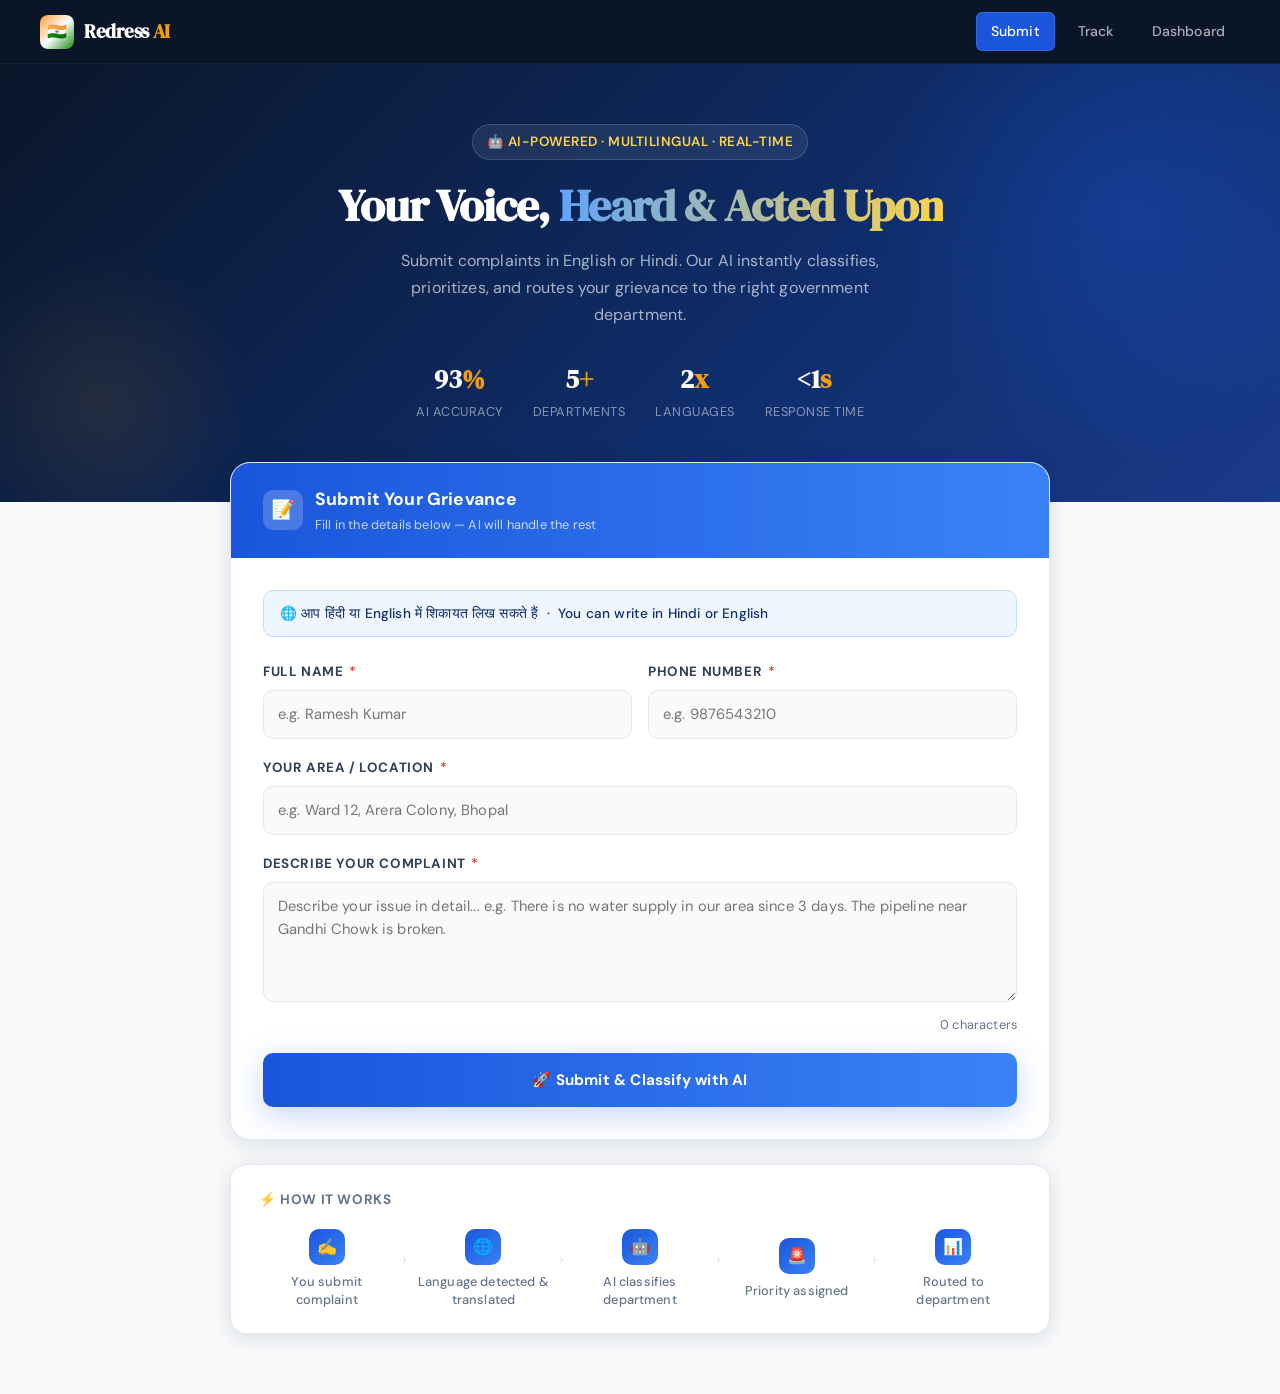
<file: templates/index.html>
<!DOCTYPE html>
<html lang="en">
<head>
    <meta charset="UTF-8">
    <meta name="viewport" content="width=device-width, initial-scale=1.0">
    <title>Redress AI — Citizen Grievance Portal</title>
    <link href="https://fonts.googleapis.com/css2?family=DM+Sans:wght@300;400;500;600;700&family=DM+Serif+Display&display=swap" rel="stylesheet">
    <style>
        :root {
            --blue-dark: #0a1628;
            --blue-mid: #0f2d6b;
            --blue-primary: #1a56db;
            --blue-light: #3b82f6;
            --blue-glow: #60a5fa;
            --accent: #f59e0b;
            --accent-light: #fcd34d;
            --white: #ffffff;
            --gray-50: #f8fafc;
            --gray-100: #f1f5f9;
            --gray-200: #e2e8f0;
            --gray-500: #64748b;
            --gray-700: #334155;
            --success: #10b981;
            --danger: #ef4444;
            --shadow-blue: 0 8px 32px rgba(26, 86, 219, 0.25);
            --shadow-card: 0 4px 24px rgba(10, 22, 40, 0.12);
        }

        * { margin: 0; padding: 0; box-sizing: border-box; }

        body {
            font-family: 'DM Sans', sans-serif;
            line-height: 1.6;
            letter-spacing: 0.01em;
            background: var(--gray-50);
            min-height: 100vh;
            overflow-x: hidden;
        }

        /* ---- NAVBAR ---- */
        .navbar {
            background: var(--blue-dark);
            padding: 0 40px;
            height: 64px;
            display: flex;
            align-items: center;
            justify-content: space-between;
            position: sticky;
            top: 0;
            z-index: 100;
            border-bottom: 1px solid rgba(255,255,255,0.06);
        }

        .nav-brand {
            display: flex;
            align-items: center;
            gap: 10px;
            text-decoration: none;
        }

        .nav-logo {
            width: 34px;
            height: 34px;
            background: linear-gradient(135deg, #FF9933 0%, #ffffff 50%, #138808 100%);
            border-radius: 8px;
            display: flex;
            align-items: center;
            justify-content: center;
            font-size: 1rem;
        }

        .nav-brand-text {
            font-family: 'DM Serif Display', serif;
            font-size: 1.2rem;
            color: var(--white);
            font-weight: 800;
            letter-spacing: -0.3px;
        }

        .nav-brand-text span { color: var(--accent); }

        .nav-links {
            display: flex;
            gap: 8px;
        }

        .nav-link {
            color: rgba(255,255,255,0.65);
            text-decoration: none;
            font-size: 0.88rem;
            font-weight: 500;
            padding: 7px 14px;
            border-radius: 6px;
            transition: all 0.2s;
            border: 1px solid transparent;
        }

        .nav-link:hover {
            color: white;
            background: rgba(255,255,255,0.08);
        }

        .nav-link.active {
            color: white;
            background: var(--blue-primary);
            border-color: rgba(255,255,255,0.1);
        }

        /* ---- HERO ---- */
        .hero {
            background: linear-gradient(135deg, var(--blue-dark) 0%, var(--blue-mid) 60%, #1a3a8a 100%);
            padding: 60px 40px 80px;
            position: relative;
            overflow: hidden;
        }

        .hero::before {
            content: '';
            position: absolute;
            top: -100px;
            right: -100px;
            width: 500px;
            height: 500px;
            background: radial-gradient(circle, rgba(26,86,219,0.3) 0%, transparent 70%);
            pointer-events: none;
        }

        .hero::after {
            content: '';
            position: absolute;
            bottom: -50px;
            left: -50px;
            width: 300px;
            height: 300px;
            background: radial-gradient(circle, rgba(245,158,11,0.1) 0%, transparent 70%);
            pointer-events: none;
        }

        .hero-inner {
            max-width: 720px;
            margin: 0 auto;
            text-align: center;
            position: relative;
            z-index: 1;
        }

        .hero-badge {
            display: inline-flex;
            align-items: center;
            gap: 6px;
            background: rgba(255,255,255,0.08);
            border: 1px solid rgba(255,255,255,0.15);
            color: var(--accent-light);
            font-size: 0.84rem;
            font-weight: 600;
            padding: 6px 14px;
            border-radius: 20px;
            margin-bottom: 20px;
            letter-spacing: 0.5px;
            text-transform: uppercase;
        }

        .hero h1 {
            font-family: 'DM Serif Display', serif;
            font-size: 2.8rem;
            font-weight: 800;
            color: var(--white);
            line-height: 1.15;
            margin-bottom: 16px;
            letter-spacing: -1px;
        }

        .hero h1 span {
            background: linear-gradient(90deg, var(--blue-glow), var(--accent-light));
            -webkit-background-clip: text;
            -webkit-text-fill-color: transparent;
            background-clip: text;
        }

        .hero p {
            color: rgba(255,255,255,0.65);
            font-size: 1rem;
            line-height: 1.7;
            max-width: 520px;
            margin: 0 auto 30px;
        }

        .hero-stats {
            display: flex;
            justify-content: center;
            gap: 30px;
            flex-wrap: wrap;
        }

        .hero-stat {
            text-align: center;
        }

        .hero-stat .num {
            font-family: 'DM Serif Display', serif;
            font-size: 1.6rem;
            font-weight: 800;
            color: var(--white);
        }

        .hero-stat .num span { color: var(--accent); }

        .hero-stat .lbl {
            font-size: 0.80rem;
            color: rgba(255,255,255,0.5);
            text-transform: uppercase;
            letter-spacing: 0.5px;
            margin-top: 2px;
        }

        /* ---- MAIN LAYOUT ---- */
        .main {
            max-width: 860px;
            margin: -40px auto 60px;
            padding: 0 20px;
            position: relative;
            z-index: 2;
        }

        /* ---- FORM CARD ---- */
        .form-card {
            background: var(--white);
            border-radius: 20px;
            box-shadow: var(--shadow-card);
            overflow: hidden;
            border: 1px solid var(--gray-200);
        }

        .form-card-header {
            background: linear-gradient(90deg, var(--blue-primary), var(--blue-light));
            padding: 22px 32px;
            display: flex;
            align-items: center;
            gap: 12px;
        }

        .form-card-header .icon {
            width: 40px;
            height: 40px;
            background: rgba(255,255,255,0.2);
            border-radius: 10px;
            display: flex;
            align-items: center;
            justify-content: center;
            font-size: 1.2rem;
        }

        .form-card-header h2 {
            color: white;
            font-size: 1.1rem;
            font-weight: 700;
        }

        .form-card-header p {
            color: rgba(255,255,255,0.75);
            font-size: 0.8rem;
            margin-top: 2px;
        }

        .form-body { padding: 32px; }

        /* LANGUAGE NOTE */
        .lang-note {
            display: flex;
            align-items: center;
            gap: 10px;
            background: #eff6ff;
            border: 1px solid #bfdbfe;
            border-radius: 10px;
            padding: 12px 16px;
            margin-bottom: 24px;
            font-size: 0.85rem;
            color: var(--blue-mid);
            font-weight: 500;
        }

        /* FORM FIELDS */
        .form-row {
            display: grid;
            grid-template-columns: 1fr 1fr;
            gap: 16px;
        }

        .form-group { margin-bottom: 18px; }

        .form-group label {
            display: block;
            font-size: 0.84rem;
            font-weight: 700;
            color: var(--gray-700);
            margin-bottom: 7px;
            text-transform: uppercase;
            letter-spacing: 0.6px;
        }

        .form-group label span {
            color: var(--danger);
            margin-left: 2px;
        }

        .form-group input,
        .form-group textarea {
            width: 100%;
            padding: 12px 14px;
            border: 1.5px solid var(--gray-200);
            border-radius: 10px;
            font-size: 0.92rem;
            font-family: 'DM Sans', sans-serif;
            line-height: 1.6;
            letter-spacing: 0.01em;
            color: var(--gray-700);
            background: var(--gray-50);
            transition: all 0.2s;
            outline: none;
        }

        .form-group input:focus,
        .form-group textarea:focus {
            border-color: var(--blue-primary);
            background: white;
            box-shadow: 0 0 0 3px rgba(26,86,219,0.08);
        }

        .form-group textarea {
            height: 120px;
            resize: vertical;
            line-height: 1.6;
        }

        /* CHAR COUNTER */
        .char-count {
            font-size: 0.80rem;
            color: var(--gray-500);
            text-align: right;
            margin-top: 5px;
        }

        /* SUBMIT BUTTON */
        .btn-submit {
            width: 100%;
            padding: 15px;
            background: linear-gradient(90deg, var(--blue-primary), var(--blue-light));
            color: white;
            border: none;
            border-radius: 10px;
            font-size: 0.95rem;
            font-weight: 700;
            cursor: pointer;
            font-family: 'DM Sans', sans-serif;
            line-height: 1.6;
            letter-spacing: 0.01em;
            transition: all 0.25s;
            display: flex;
            align-items: center;
            justify-content: center;
            gap: 8px;
            letter-spacing: 0.2px;
            box-shadow: var(--shadow-blue);
        }

        .btn-submit:hover {
            transform: translateY(-2px);
            box-shadow: 0 12px 32px rgba(26,86,219,0.35);
        }

        .btn-submit:disabled {
            opacity: 0.7;
            cursor: not-allowed;
            transform: none;
        }

        /* LOADING */
        .loading {
            display: none;
            align-items: center;
            justify-content: center;
            gap: 10px;
            padding: 14px;
            color: var(--blue-primary);
            font-weight: 600;
            font-size: 0.9rem;
        }

        .spinner {
            width: 18px;
            height: 18px;
            border: 2.5px solid var(--gray-200);
            border-top-color: var(--blue-primary);
            border-radius: 50%;
            animation: spin 0.7s linear infinite;
        }

        @keyframes spin { to { transform: rotate(360deg); } }

        /* RESULT BOX */
        .result-box {
            display: none;
            margin-top: 24px;
            border-radius: 14px;
            overflow: hidden;
            animation: slideUp 0.4s ease;
            border: 1.5px solid var(--gray-200);
        }

        @keyframes slideUp {
            from { opacity: 0; transform: translateY(12px); }
            to { opacity: 1; transform: translateY(0); }
        }

        .result-box.success { border-color: #bbf7d0; }
        .result-box.error { border-color: #fecaca; }

        .result-header-bar {
            padding: 14px 20px;
            font-weight: 700;
            font-size: 0.9rem;
            display: flex;
            align-items: center;
            gap: 8px;
        }

        .result-box.success .result-header-bar {
            background: #f0fdf4;
            color: #15803d;
        }

        .result-box.error .result-header-bar {
            background: #fef2f2;
            color: #b91c1c;
        }

        .result-grid {
            display: grid;
            grid-template-columns: repeat(3, 1fr);
            gap: 1px;
            background: var(--gray-200);
        }

        .result-item {
            background: white;
            padding: 16px 18px;
        }

        .result-item .r-label {
            font-size: 0.78rem;
            font-weight: 700;
            color: var(--gray-500);
            text-transform: uppercase;
            letter-spacing: 0.6px;
            margin-bottom: 5px;
        }

        .result-item .r-value {
            font-size: 0.95rem;
            font-weight: 700;
            color: var(--gray-700);
        }

        .complaint-id-bar {
            background: #eff6ff;
            padding: 12px 20px;
            text-align: center;
            font-size: 0.85rem;
            color: var(--blue-mid);
            font-weight: 500;
        }

        .complaint-id-bar strong {
            color: var(--blue-primary);
            font-size: 1rem;
        }

        /* PRIORITY BADGES */
        .p-badge {
            display: inline-block;
            padding: 3px 10px;
            border-radius: 20px;
            font-size: 0.8rem;
            font-weight: 700;
        }

        .p-critical { background: #fee2e2; color: #991b1b; }
        .p-high { background: #fff7ed; color: #c2410c; }
        .p-medium { background: #fefce8; color: #a16207; }
        .p-low { background: #f0fdf4; color: #15803d; }
        .p-pending { background: #fff7ed; color: #c2410b; }

        /* DEPARTMENT SUPPORT CARD */
        .support-card {
            background: linear-gradient(135deg, #f0f9ff 0%, #e0f2fe 100%);
            border: 1.5px solid #bae6fd;
            border-radius: 12px;
            padding: 16px;
            margin-top: 0;
        }

        .support-header {
            display: flex;
            align-items: center;
            gap: 10px;
            margin-bottom: 14px;
            padding-bottom: 12px;
            border-bottom: 1px solid #bae6fd;
        }

        .dept-icon {
            font-size: 1.4rem;
        }

        .dept-title {
            font-weight: 700;
            color: #0369a1;
            font-size: 1rem;
        }

        .support-details {
            display: grid;
            grid-template-columns: repeat(3, 1fr);
            gap: 12px;
            margin-bottom: 14px;
        }

        .support-item {
            display: flex;
            flex-direction: column;
            gap: 4px;
        }

        .support-label {
            font-size: 0.72rem;
            font-weight: 600;
            color: #64748b;
            text-transform: uppercase;
            letter-spacing: 0.5px;
        }

        .support-value {
            font-size: 0.88rem;
            font-weight: 600;
            color: #334155;
        }

        .care-btn {
            display: inline-flex;
            align-items: center;
            gap: 6px;
            background: #0ea5e9;
            color: white;
            padding: 6px 12px;
            border-radius: 6px;
            text-decoration: none;
            font-size: 0.85rem;
            font-weight: 600;
            transition: all 0.2s;
        }

        .care-btn:hover {
            background: #0284c7;
            transform: translateY(-1px);
        }

        .support-footer {
            text-align: center;
            padding-top: 12px;
            border-top: 1px solid #bae6fd;
            font-size: 0.85rem;
            color: #64748b;
        }

        .support-footer strong {
            color: #0369a1;
        }

        @media (max-width: 640px) {
            .support-details { grid-template-columns: 1fr; }
        }

        /* HOW IT WORKS */
        .how-it-works {
            margin-top: 24px;
            background: white;
            border-radius: 16px;
            padding: 24px 28px;
            border: 1px solid var(--gray-200);
            box-shadow: var(--shadow-card);
        }

        .how-it-works h3 {
            font-size: 0.85rem;
            font-weight: 700;
            color: var(--gray-500);
            text-transform: uppercase;
            letter-spacing: 0.6px;
            margin-bottom: 18px;
        }

        .steps {
            display: flex;
            justify-content: space-between;
            align-items: center;
            gap: 8px;
        }

        .step-item {
            display: flex;
            flex-direction: column;
            align-items: center;
            text-align: center;
            flex: 1;
        }

        .step-num {
            width: 36px;
            height: 36px;
            background: linear-gradient(135deg, var(--blue-primary), var(--blue-light));
            color: white;
            border-radius: 10px;
            display: flex;
            align-items: center;
            justify-content: center;
            font-size: 1rem;
            margin-bottom: 8px;
        }

        .step-text {
            font-size: 0.80rem;
            color: var(--gray-500);
            font-weight: 500;
            line-height: 1.4;
        }

        .step-arrow {
            color: var(--gray-200);
            font-size: 1.1rem;
            flex-shrink: 0;
            margin-bottom: 20px;
        }

        @media (max-width: 640px) {
            .hero h1 { font-size: 1.9rem; }
            .form-row { grid-template-columns: 1fr; }
            .result-grid { grid-template-columns: 1fr 1fr; }
            .steps { flex-wrap: wrap; }
            .step-arrow { display: none; }
            .navbar { padding: 0 16px; }
            .hero { padding: 40px 20px 60px; }
            .form-body { padding: 20px; }
        }
    </style>
</head>
<body>

<!-- NAVBAR -->
<nav class="navbar">
    <a class="nav-brand" href="/">
        <div class="nav-logo">🇮🇳</div>
        <div class="nav-brand-text">Redress <span>AI</span></div>
    </a>
    <div class="nav-links">
        <a href="/" class="nav-link active">Submit</a>
        <a href="/track" class="nav-link">Track</a>
        <a href="/dashboard" class="nav-link">Dashboard</a>
    </div>
</nav>

<!-- HERO -->
<div class="hero">
    <div class="hero-inner">
        <div class="hero-badge">🤖 AI-Powered · Multilingual · Real-time</div>
        <h1>Your Voice, <span>Heard & Acted Upon</span></h1>
        <p>Submit complaints in English or Hindi. Our AI instantly classifies, prioritizes, and routes your grievance to the right government department.</p>
        <div class="hero-stats">
            <div class="hero-stat">
                <div class="num">93<span>%</span></div>
                <div class="lbl">AI Accuracy</div>
            </div>
            <div class="hero-stat">
                <div class="num">5<span>+</span></div>
                <div class="lbl">Departments</div>
            </div>
            <div class="hero-stat">
                <div class="num">2<span>x</span></div>
                <div class="lbl">Languages</div>
            </div>
            <div class="hero-stat">
                <div class="num">&lt;1<span>s</span></div>
                <div class="lbl">Response Time</div>
            </div>
        </div>
    </div>
</div>

<!-- MAIN -->
<div class="main">

    <!-- FORM CARD -->
    <div class="form-card">
        <div class="form-card-header">
            <div class="icon">📝</div>
            <div>
                <h2>Submit Your Grievance</h2>
                <p>Fill in the details below — AI will handle the rest</p>
            </div>
        </div>

        <div class="form-body">
            <div class="lang-note">
                🌐 आप हिंदी या English में शिकायत लिख सकते हैं &nbsp;·&nbsp; You can write in Hindi or English
            </div>

            <div class="form-row">
                <div class="form-group">
                    <label>Full Name <span>*</span></label>
                    <input type="text" id="name" placeholder="e.g. Ramesh Kumar">
                </div>
                <div class="form-group">
                    <label>Phone Number <span>*</span></label>
                    <input type="tel" id="phone" placeholder="e.g. 9876543210">
                </div>
            </div>

            <div class="form-group">
                <label>Your Area / Location <span>*</span></label>
                <input type="text" id="location" placeholder="e.g. Ward 12, Arera Colony, Bhopal">
            </div>

            <div class="form-group">
                <label>Describe Your Complaint <span>*</span></label>
                <textarea id="complaint"
                    placeholder="Describe your issue in detail... e.g. There is no water supply in our area since 3 days. The pipeline near Gandhi Chowk is broken."
                    oninput="updateCharCount(this)"></textarea>
                <div class="char-count" id="charCount">0 characters</div>
            </div>

            <button class="btn-submit" onclick="submitComplaint()">
                🚀 Submit & Classify with AI
            </button>

            <div class="loading" id="loading">
                <div class="spinner"></div>
                Analyzing your complaint with AI...
            </div>

            <!-- RESULT -->
            <div class="result-box" id="resultBox">
                <div class="result-header-bar" id="resultHeader"></div>
                <div class="result-grid" id="resultGrid"></div>
                <div class="complaint-id-bar" id="complaintIdBar"></div>
            </div>
        </div>
    </div>

    <!-- HOW IT WORKS -->
    <div class="how-it-works">
        <h3>⚡ How It Works</h3>
        <div class="steps">
            <div class="step-item">
                <div class="step-num">✍️</div>
                <div class="step-text">You submit complaint</div>
            </div>
            <div class="step-arrow">›</div>
            <div class="step-item">
                <div class="step-num">🌐</div>
                <div class="step-text">Language detected & translated</div>
            </div>
            <div class="step-arrow">›</div>
            <div class="step-item">
                <div class="step-num">🤖</div>
                <div class="step-text">AI classifies department</div>
            </div>
            <div class="step-arrow">›</div>
            <div class="step-item">
                <div class="step-num">🚨</div>
                <div class="step-text">Priority assigned</div>
            </div>
            <div class="step-arrow">›</div>
            <div class="step-item">
                <div class="step-num">📊</div>
                <div class="step-text">Routed to department</div>
            </div>
        </div>
    </div>

</div>

<script>
    const deptIcons = {
        'Water Supply': '💧',
        'Electricity': '⚡',
        'Roads': '🛣️',
        'Sanitation': '🗑️',
        'Public Services': '🏛️'
    };

    function updateCharCount(el) {
        document.getElementById('charCount').textContent =
            el.value.length + ' characters';
    }

    async function submitComplaint() {
        const name = document.getElementById('name').value.trim();
        const phone = document.getElementById('phone').value.trim();
        const location = document.getElementById('location').value.trim();
        const complaint = document.getElementById('complaint').value.trim();

        if (!name || !phone || !location || !complaint) {
            showError('Please fill in all required fields!');
            return;
        }

        if (complaint.length < 10) {
            showError('Please describe your complaint in more detail.');
            return;
        }

        document.getElementById('loading').style.display = 'flex';
        document.getElementById('resultBox').style.display = 'none';
        document.querySelector('.btn-submit').disabled = true;

        const formData = new FormData();
        formData.append('name', name);
        formData.append('phone', phone);
        formData.append('location', location);
        formData.append('complaint', complaint);

        try {
            const response = await fetch('/submit', {
                method: 'POST',
                body: formData
            });
            const data = await response.json();

            document.getElementById('loading').style.display = 'none';
            document.querySelector('.btn-submit').disabled = false;

            if (data.success) showSuccess(data);
            else showError(data.error);

        } catch (err) {
            document.getElementById('loading').style.display = 'none';
            document.querySelector('.btn-submit').disabled = false;
            showError('Connection error. Please try again.');
        }
    }

    function getPriorityClass(priority) {
        if (priority.includes('CRITICAL')) return 'p-critical';
        if (priority.includes('HIGH')) return 'p-high';
        if (priority.includes('MEDIUM')) return 'p-medium';
        return 'p-low';
    }

    function showSuccess(data) {
        const box = document.getElementById('resultBox');
        const icon = deptIcons[data.department] || '📋';
        const urgencyText = data.urgency === 'URGENT' ? '🔴 URGENT' : '🟢 Normal';
        const pClass = getPriorityClass(data.priority_level || '');

        document.getElementById('resultHeader').innerHTML =
            '✅ Complaint Submitted & Classified Successfully!';

        document.getElementById('resultGrid').innerHTML = `
            <div class="result-item">
                <div class="r-label">Department</div>
                <div class="r-value">${icon} ${data.department}</div>
            </div>
            <div class="result-item">
                <div class="r-label">AI Confidence</div>
                <div class="r-value">${data.confidence}%</div>
            </div>
            <div class="result-item">
                <div class="r-label">Urgency</div>
                <div class="r-value">${urgencyText}</div>
            </div>
            <div class="result-item">
                <div class="r-label">Smart Priority</div>
                <div class="r-value"><span class="p-badge ${pClass}">${data.priority_level}</span></div>
            </div>
            <div class="result-item">
                <div class="r-label">Status</div>
                <div class="r-value"><span class="p-badge p-pending">⏳ Pending</span></div>
            </div>
            <div class="result-item">
                <div class="r-label">Language</div>
                <div class="r-value">🌐 ${data.language}</div>
            </div>
        `;

        // Department Support Card
        document.getElementById('complaintIdBar').innerHTML = `
            <div class="support-card">
                <div class="support-header">
                    <span class="dept-icon">${icon}</span>
                    <span class="dept-title">${data.department} Department</span>
                </div>
                <div class="support-details">
                    <div class="support-item">
                        <span class="support-label">Assigned Officer</span>
                        <span class="support-value">${data.officer_name || 'Support Team'}</span>
                    </div>
                    <div class="support-item">
                        <span class="support-label">Designation</span>
                        <span class="support-value">${data.officer_designation || 'Customer Service'}</span>
                    </div>
                    <div class="support-item">
                        <span class="support-label">Customer Care</span>
                        <span class="support-value">
                            <a href="tel:${data.customer_care}" class="care-btn">
                                📞 ${data.customer_care}
                            </a>
                        </span>
                    </div>
                </div>
                <div class="support-footer">
                    <strong>Tracking Code:</strong> ${data.complaint_id}
                </div>
            </div>
        `;

        box.className = 'result-box success';
        box.style.display = 'block';
    }

    function showError(message) {
        const box = document.getElementById('resultBox');
        document.getElementById('resultHeader').innerHTML = '❌ ' + message;
        document.getElementById('resultGrid').innerHTML = '';
        document.getElementById('complaintIdBar').innerHTML = '';
        box.className = 'result-box error';
        box.style.display = 'block';
    }
</script>

</body>
</html>
</file>
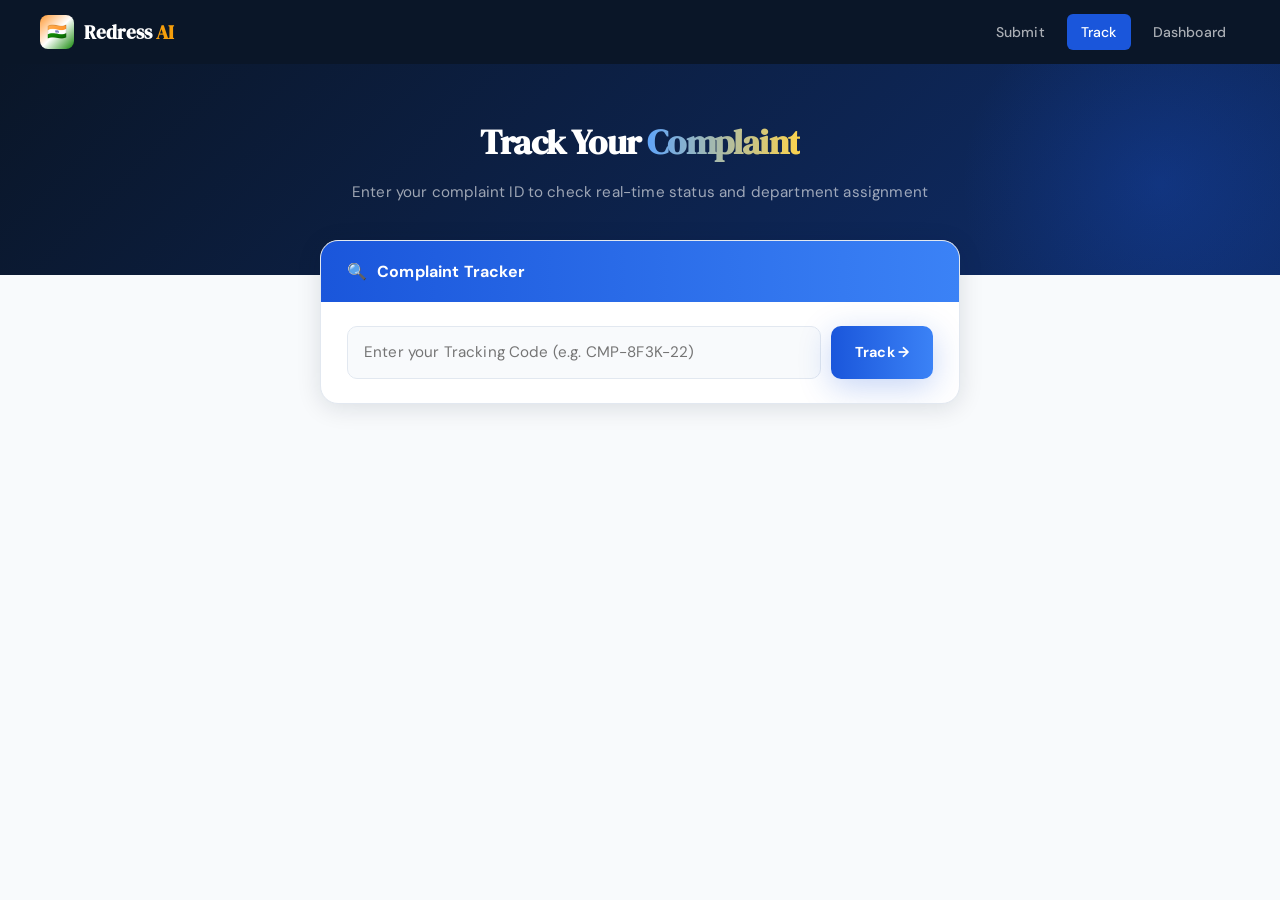
<file: templates/track.html>
<!DOCTYPE html>
<html lang="en">
<head>
    <meta charset="UTF-8">
    <meta name="viewport" content="width=device-width, initial-scale=1.0">
    <title>Redress AI — Track Complaint</title>
    <link href="https://fonts.googleapis.com/css2?family=DM+Sans:wght@300;400;500;600;700&family=DM+Serif+Display&display=swap" rel="stylesheet">
    <style>
        :root {
            --blue-dark: #0a1628;
            --blue-mid: #0f2d6b;
            --blue-primary: #1a56db;
            --blue-light: #3b82f6;
            --blue-glow: #60a5fa;
            --accent: #f59e0b;
            --accent-light: #fcd34d;
            --white: #ffffff;
            --gray-50: #f8fafc;
            --gray-100: #f1f5f9;
            --gray-200: #e2e8f0;
            --gray-500: #64748b;
            --gray-700: #334155;
            --success: #10b981;
            --danger: #ef4444;
            --shadow-blue: 0 8px 32px rgba(26, 86, 219, 0.25);
            --shadow-card: 0 4px 24px rgba(10, 22, 40, 0.12);
        }

        * { margin: 0; padding: 0; box-sizing: border-box; }

        body {
            font-family: 'DM Sans', sans-serif;
            line-height: 1.6;
            letter-spacing: 0.01em;
            background: var(--gray-50);
            min-height: 100vh;
        }

        .navbar {
            background: var(--blue-dark);
            padding: 0 40px;
            height: 64px;
            display: flex;
            align-items: center;
            justify-content: space-between;
            position: sticky;
            top: 0;
            z-index: 100;
        }

        .nav-brand {
            display: flex;
            align-items: center;
            gap: 10px;
            text-decoration: none;
        }

        .nav-logo {
            width: 34px; height: 34px;
            background: linear-gradient(135deg, #FF9933 0%, #ffffff 50%, #138808 100%);
            border-radius: 8px;
            display: flex; align-items: center; justify-content: center;
            font-size: 1rem;
        }

        .nav-brand-text {
            font-family: 'DM Serif Display', serif;
            font-size: 1.2rem;
            color: var(--white);
            font-weight: 800;
        }

        .nav-brand-text span { color: var(--accent); }
        .nav-links { display: flex; gap: 8px; }

        .nav-link {
            color: rgba(255,255,255,0.65);
            text-decoration: none;
            font-size: 0.88rem;
            font-weight: 500;
            padding: 7px 14px;
            border-radius: 6px;
            transition: all 0.2s;
        }

        .nav-link:hover { color: white; background: rgba(255,255,255,0.08); }
        .nav-link.active { color: white; background: var(--blue-primary); }

        .hero {
            background: linear-gradient(135deg, var(--blue-dark), var(--blue-mid));
            padding: 50px 40px 70px;
            text-align: center;
            position: relative;
            overflow: hidden;
        }

        .hero::before {
            content: '';
            position: absolute;
            top: -80px; right: -80px;
            width: 400px; height: 400px;
            background: radial-gradient(circle, rgba(26,86,219,0.25) 0%, transparent 70%);
        }

        .hero h1 {
            font-family: 'DM Serif Display', serif;
            font-size: 2.2rem;
            font-weight: 800;
            color: white;
            letter-spacing: -0.8px;
            margin-bottom: 10px;
            position: relative;
        }

        .hero h1 span {
            background: linear-gradient(90deg, var(--blue-glow), var(--accent-light));
            -webkit-background-clip: text;
            -webkit-text-fill-color: transparent;
            background-clip: text;
        }

        .hero p { color: rgba(255,255,255,0.6); font-size: 0.95rem; position: relative; }

        .main {
            max-width: 680px;
            margin: -35px auto 60px;
            padding: 0 20px;
            position: relative;
            z-index: 2;
        }

        .search-card {
            background: white;
            border-radius: 18px;
            box-shadow: var(--shadow-card);
            overflow: hidden;
            border: 1px solid var(--gray-200);
            margin-bottom: 20px;
        }

        .search-card-header {
            background: linear-gradient(90deg, var(--blue-primary), var(--blue-light));
            padding: 18px 26px;
            display: flex;
            align-items: center;
            gap: 10px;
        }

        .search-card-header h2 { color: white; font-size: 1rem; font-weight: 700; }
        .search-body { padding: 24px 26px; }

        .search-row { display: flex; gap: 10px; }

        .search-row input {
            flex: 1;
            padding: 13px 16px;
            border: 1.5px solid var(--gray-200);
            border-radius: 10px;
            font-size: 0.95rem;
            font-family: 'DM Sans', sans-serif;
            line-height: 1.6;
            letter-spacing: 0.01em;
            color: var(--gray-700);
            background: var(--gray-50);
            outline: none;
            transition: all 0.2s;
        }

        .search-row input:focus {
            border-color: var(--blue-primary);
            background: white;
            box-shadow: 0 0 0 3px rgba(26,86,219,0.08);
        }

        .btn-track {
            padding: 13px 24px;
            background: linear-gradient(90deg, var(--blue-primary), var(--blue-light));
            color: white;
            border: none;
            border-radius: 10px;
            font-size: 0.9rem;
            font-weight: 700;
            cursor: pointer;
            font-family: 'DM Sans', sans-serif;
            line-height: 1.6;
            letter-spacing: 0.01em;
            transition: all 0.2s;
            white-space: nowrap;
            box-shadow: var(--shadow-blue);
        }

        .btn-track:hover { transform: translateY(-1px); }
        .btn-track:disabled { opacity: 0.7; cursor: not-allowed; transform: none; }

        .error-box {
            display: none;
            margin-top: 16px;
            padding: 13px 16px;
            background: #fef2f2;
            border: 1.5px solid #fecaca;
            border-radius: 10px;
            color: #b91c1c;
            font-weight: 600;
            font-size: 0.88rem;
        }

        .result-card {
            display: none;
            background: white;
            border-radius: 18px;
            box-shadow: var(--shadow-card);
            border: 1px solid var(--gray-200);
            overflow: hidden;
            animation: slideUp 0.4s ease;
        }

        @keyframes slideUp {
            from { opacity: 0; transform: translateY(14px); }
            to { opacity: 1; transform: translateY(0); }
        }

        .result-card-header {
            background: linear-gradient(90deg, var(--blue-dark), var(--blue-mid));
            padding: 20px 26px;
            display: flex;
            justify-content: space-between;
            align-items: center;
        }

        .result-card-header h3 {
            font-family: 'DM Serif Display', serif;
            color: white;
            font-size: 1.1rem;
            font-weight: 800;
        }

        .complaint-box {
            background: #eff6ff;
            border-left: 4px solid var(--blue-primary);
            padding: 16px 20px;
            margin: 20px 24px;
            border-radius: 0 10px 10px 0;
            font-size: 0.9rem;
            color: var(--gray-700);
            line-height: 1.65;
            font-style: italic;
        }

        .info-grid {
            display: grid;
            grid-template-columns: 1fr 1fr;
            gap: 1px;
            background: var(--gray-100);
            margin: 0 24px 20px;
            border-radius: 12px;
            overflow: hidden;
            border: 1px solid var(--gray-200);
        }

        .info-item { background: white; padding: 14px 18px; }

        .info-item .i-label {
            font-size: 0.78rem;
            font-weight: 700;
            color: var(--gray-500);
            text-transform: uppercase;
            letter-spacing: 0.6px;
            margin-bottom: 4px;
        }

        .info-item .i-value {
            font-size: 0.9rem;
            font-weight: 700;
            color: var(--gray-700);
        }

        .badge {
            display: inline-block;
            padding: 3px 10px;
            border-radius: 20px;
            font-size: 0.84rem;
            font-weight: 700;
        }

        .badge-urgent { background: #fee2e2; color: #991b1b; }
        .badge-normal { background: #dcfce7; color: #15803d; }
        .badge-pending { background: #fff7ed; color: #c2410c; }
        .badge-progress { background: #eff6ff; color: #1d4ed8; }
        .badge-resolved { background: #dcfce7; color: #15803d; }

        .timeline-section { padding: 0 24px 24px; }

        .timeline-title {
            font-size: 0.78rem;
            font-weight: 700;
            color: var(--gray-500);
            text-transform: uppercase;
            letter-spacing: 0.6px;
            margin-bottom: 16px;
        }

        .timeline-track {
            display: flex;
            align-items: flex-start;
            position: relative;
        }

        .timeline-track::before {
            content: '';
            position: absolute;
            top: 16px; left: 16px; right: 16px;
            height: 2px;
            background: var(--gray-200);
            z-index: 0;
        }

        .t-step {
            flex: 1;
            display: flex;
            flex-direction: column;
            align-items: center;
            gap: 8px;
            position: relative;
            z-index: 1;
        }

        .t-dot {
            width: 32px; height: 32px;
            border-radius: 50%;
            background: var(--gray-200);
            display: flex; align-items: center; justify-content: center;
            font-size: 0.8rem;
            font-weight: 700;
            color: var(--gray-500);
            border: 2px solid white;
            box-shadow: 0 0 0 1px var(--gray-200);
        }

        .t-dot.done { background: var(--success); color: white; box-shadow: 0 0 0 3px rgba(16,185,129,0.15); }
        .t-dot.active { background: var(--blue-primary); color: white; box-shadow: 0 0 0 3px rgba(26,86,219,0.2); }

        .t-label { font-size: 0.78rem; color: var(--gray-500); font-weight: 600; text-align: center; }

        /* Department Support Section */
        .dept-support-section {
            margin: 0 24px 24px;
            background: linear-gradient(135deg, #f0f9ff 0%, #e0f2fe 100%);
            border: 1.5px solid #bae6fd;
            border-radius: 12px;
            overflow: hidden;
        }

        .dept-support-header {
            display: flex;
            align-items: center;
            gap: 10px;
            padding: 14px 18px;
            background: #0ea5e9;
            color: white;
        }

        .dept-icon {
            font-size: 1.2rem;
        }

        .dept-support-title {
            font-weight: 700;
            font-size: 0.95rem;
        }

        .dept-support-grid {
            display: grid;
            grid-template-columns: repeat(3, 1fr);
            gap: 1px;
            background: #bae6fd;
        }

        .dept-support-item {
            background: white;
            padding: 14px 16px;
        }

        .ds-label {
            font-size: 0.72rem;
            font-weight: 600;
            color: #64748b;
            text-transform: uppercase;
            letter-spacing: 0.5px;
            margin-bottom: 6px;
        }

        .ds-value {
            font-size: 0.9rem;
            font-weight: 600;
            color: #334155;
        }

        .call-btn {
            display: inline-flex;
            align-items: center;
            gap: 6px;
            background: #10b981;
            color: white;
            padding: 8px 14px;
            border-radius: 6px;
            text-decoration: none;
            font-size: 0.85rem;
            font-weight: 600;
            transition: all 0.2s;
        }

        .call-btn:hover {
            background: #059669;
            transform: translateY(-1px);
        }

        @media (max-width: 600px) {
            .info-grid { grid-template-columns: 1fr; }
            .navbar { padding: 0 16px; }
            .search-row { flex-direction: column; }
        }
    </style>
</head>
<body>

<nav class="navbar">
    <a class="nav-brand" href="/">
        <div class="nav-logo">🇮🇳</div>
        <div class="nav-brand-text">Redress <span>AI</span></div>
    </a>
    <div class="nav-links">
        <a href="/" class="nav-link">Submit</a>
        <a href="/track" class="nav-link active">Track</a>
        <a href="/dashboard" class="nav-link">Dashboard</a>
    </div>
</nav>

<div class="hero">
    <h1>Track Your <span>Complaint</span></h1>
    <p>Enter your complaint ID to check real-time status and department assignment</p>
</div>

<div class="main">
    <div class="search-card">
        <div class="search-card-header">
            <span>🔍</span>
            <h2>Complaint Tracker</h2>
        </div>
        <div class="search-body">
            <div class="search-row">
                <input type="text" id="complaintId"
                       placeholder="Enter your Tracking Code (e.g. CMP-8F3K-22)">
                <button class="btn-track" onclick="searchComplaint()">Track →</button>
            </div>
            <div class="error-box" id="errorBox"></div>
        </div>
    </div>

    <div class="result-card" id="resultCard">
        <div class="result-card-header">
            <h3 id="resultTitle">Complaint #1</h3>
            <span id="urgencyBadge"></span>
        </div>

        <div class="complaint-box" id="complaintText"></div>

        <div class="info-grid">
            <div class="info-item">
                <div class="i-label">👤 Submitted By</div>
                <div class="i-value" id="nameVal"></div>
            </div>
            <div class="info-item">
                <div class="i-label">📍 Location</div>
                <div class="i-value" id="locationVal"></div>
            </div>
            <div class="info-item">
                <div class="i-label">🏢 Department</div>
                <div class="i-value" id="deptVal"></div>
            </div>
            <div class="info-item">
                <div class="i-label">🤖 AI Confidence</div>
                <div class="i-value" id="confVal"></div>
            </div>
            <div class="info-item">
                <div class="i-label">🌐 Language</div>
                <div class="i-value" id="langVal"></div>
            </div>
            <div class="info-item">
                <div class="i-label">📋 Current Status</div>
                <div class="i-value" id="statusVal"></div>
            </div>
            <div class="info-item">
                <div class="i-label">🎯 Priority Level</div>
                <div class="i-value" id="priorityVal"></div>
            </div>
            <div class="info-item">
                <div class="i-label">📅 Submitted On</div>
                <div class="i-value" id="dateVal"></div>
            </div>
        </div>

        <div class="timeline-section">
            <div class="timeline-title">📍 Progress Timeline</div>
            <div class="timeline-track">
                <div class="t-step">
                    <div class="t-dot done">✓</div>
                    <div class="t-label">Submitted</div>
                </div>
                <div class="t-step">
                    <div class="t-dot" id="step2">2</div>
                    <div class="t-label">Pending</div>
                </div>
                <div class="t-step">
                    <div class="t-dot" id="step3">3</div>
                    <div class="t-label">In Review</div>
                </div>
                <div class="t-step">
                    <div class="t-dot" id="step4">✓</div>
                    <div class="t-label">Resolved</div>
                </div>
            </div>
        </div>

        <!-- Department Support Section -->
        <div class="dept-support-section" id="deptSupport">
            <div class="dept-support-header">
                <span class="dept-icon" id="deptIcon"></span>
                <span class="dept-support-title">Department Support Details</span>
            </div>
            <div class="dept-support-grid">
                <div class="dept-support-item">
                    <div class="ds-label">Assigned Officer</div>
                    <div class="ds-value" id="officerName"></div>
                </div>
                <div class="dept-support-item">
                    <div class="ds-label">Designation</div>
                    <div class="ds-value" id="officerDesignation"></div>
                </div>
                <div class="dept-support-item">
                    <div class="ds-label">Customer Care</div>
                    <div class="ds-value">
                        <a href="#" class="call-btn" id="callBtn">
                            📞 <span id="customerCare"></span>
                        </a>
                    </div>
                </div>
            </div>
        </div>
    </div>
</div>

<script>
    const deptIcons = { 'Water Supply':'💧','Electricity':'⚡','Roads':'🛣️','Sanitation':'🗑️','Public Services':'🏛️' };

    async function searchComplaint() {
        const id = document.getElementById('complaintId').value.trim();
        if (!id) { showError('Please enter a complaint ID!'); return; }

        document.querySelector('.btn-track').textContent = 'Searching...';
        document.querySelector('.btn-track').disabled = true;

        const formData = new FormData();
        formData.append('complaint_id', id);

        try {
            const res = await fetch('/track_complaint', { method: 'POST', body: formData });
            const data = await res.json();
            document.querySelector('.btn-track').textContent = 'Track →';
            document.querySelector('.btn-track').disabled = false;
            if (data.success) showResult(data);
            else showError(data.error);
        } catch(e) {
            document.querySelector('.btn-track').textContent = 'Track →';
            document.querySelector('.btn-track').disabled = false;
            showError('Connection error. Please try again.');
        }
    }

    function showResult(data) {
        document.getElementById('errorBox').style.display = 'none';
        const icon = deptIcons[data.department] || '📋';
        document.getElementById('resultTitle').textContent = `Complaint: ${data.complaint_id}`;
        document.getElementById('complaintText').textContent = `"${data.complaint}"`;
        document.getElementById('nameVal').textContent = data.name;
        document.getElementById('locationVal').textContent = data.location;
        document.getElementById('deptVal').textContent = `${icon} ${data.department}`;
        document.getElementById('confVal').textContent = `${data.confidence}%`;
        document.getElementById('langVal').textContent = `🌐 ${data.language}`;
        document.getElementById('priorityVal').textContent = data.priority_level || 'N/A';
        document.getElementById('dateVal').textContent = data.submitted_at;

        document.getElementById('urgencyBadge').innerHTML = data.urgency === 'URGENT'
            ? '<span class="badge badge-urgent">🔴 URGENT</span>'
            : '<span class="badge badge-normal">🟢 Normal</span>';

        // Updated status workflow
        const statusMap = {
            'Pending': '<span class="badge badge-pending">⏳ Pending</span>',
            'In Review': '<span class="badge badge-progress">🔍 In Review</span>',
            'Assigned': '<span class="badge badge-progress">👤 Assigned</span>',
            'Resolved': '<span class="badge badge-resolved">✅ Resolved</span>'
        };
        document.getElementById('statusVal').innerHTML = statusMap[data.status] || data.status;

        // Updated timeline - 4 step workflow
        ['step2','step3','step4'].forEach(id => document.getElementById(id).className = 't-dot');
        if (data.status === 'Pending') {
            document.getElementById('step2').className = 't-dot active';
        } else if (data.status === 'In Review') {
            document.getElementById('step2').className = 't-dot done';
            document.getElementById('step3').className = 't-dot active';
        } else if (data.status === 'Assigned') {
            document.getElementById('step2').className = 't-dot done';
            document.getElementById('step3').className = 't-dot done';
            document.getElementById('step4').className = 't-dot active';
        } else if (data.status === 'Resolved') {
            document.getElementById('step2').className = 't-dot done';
            document.getElementById('step3').className = 't-dot done';
            document.getElementById('step4').className = 't-dot done';
        }

        // Department Support Section
        document.getElementById('deptIcon').textContent = icon;
        document.getElementById('officerName').textContent = data.officer_name || 'Support Team';
        document.getElementById('officerDesignation').textContent = data.officer_designation || 'Customer Service';
        document.getElementById('customerCare').textContent = data.customer_care || '1800-XXX-XXXX';
        document.getElementById('callBtn').href = 'tel:' + (data.customer_care || '');

        document.getElementById('resultCard').style.display = 'block';
    }

    function showError(msg) {
        document.getElementById('resultCard').style.display = 'none';
        const eb = document.getElementById('errorBox');
        eb.textContent = '❌ ' + msg;
        eb.style.display = 'block';
    }

    document.getElementById('complaintId').addEventListener('keypress', e => {
        if (e.key === 'Enter') searchComplaint();
    });
</script>
</body>
</html>
</file>
